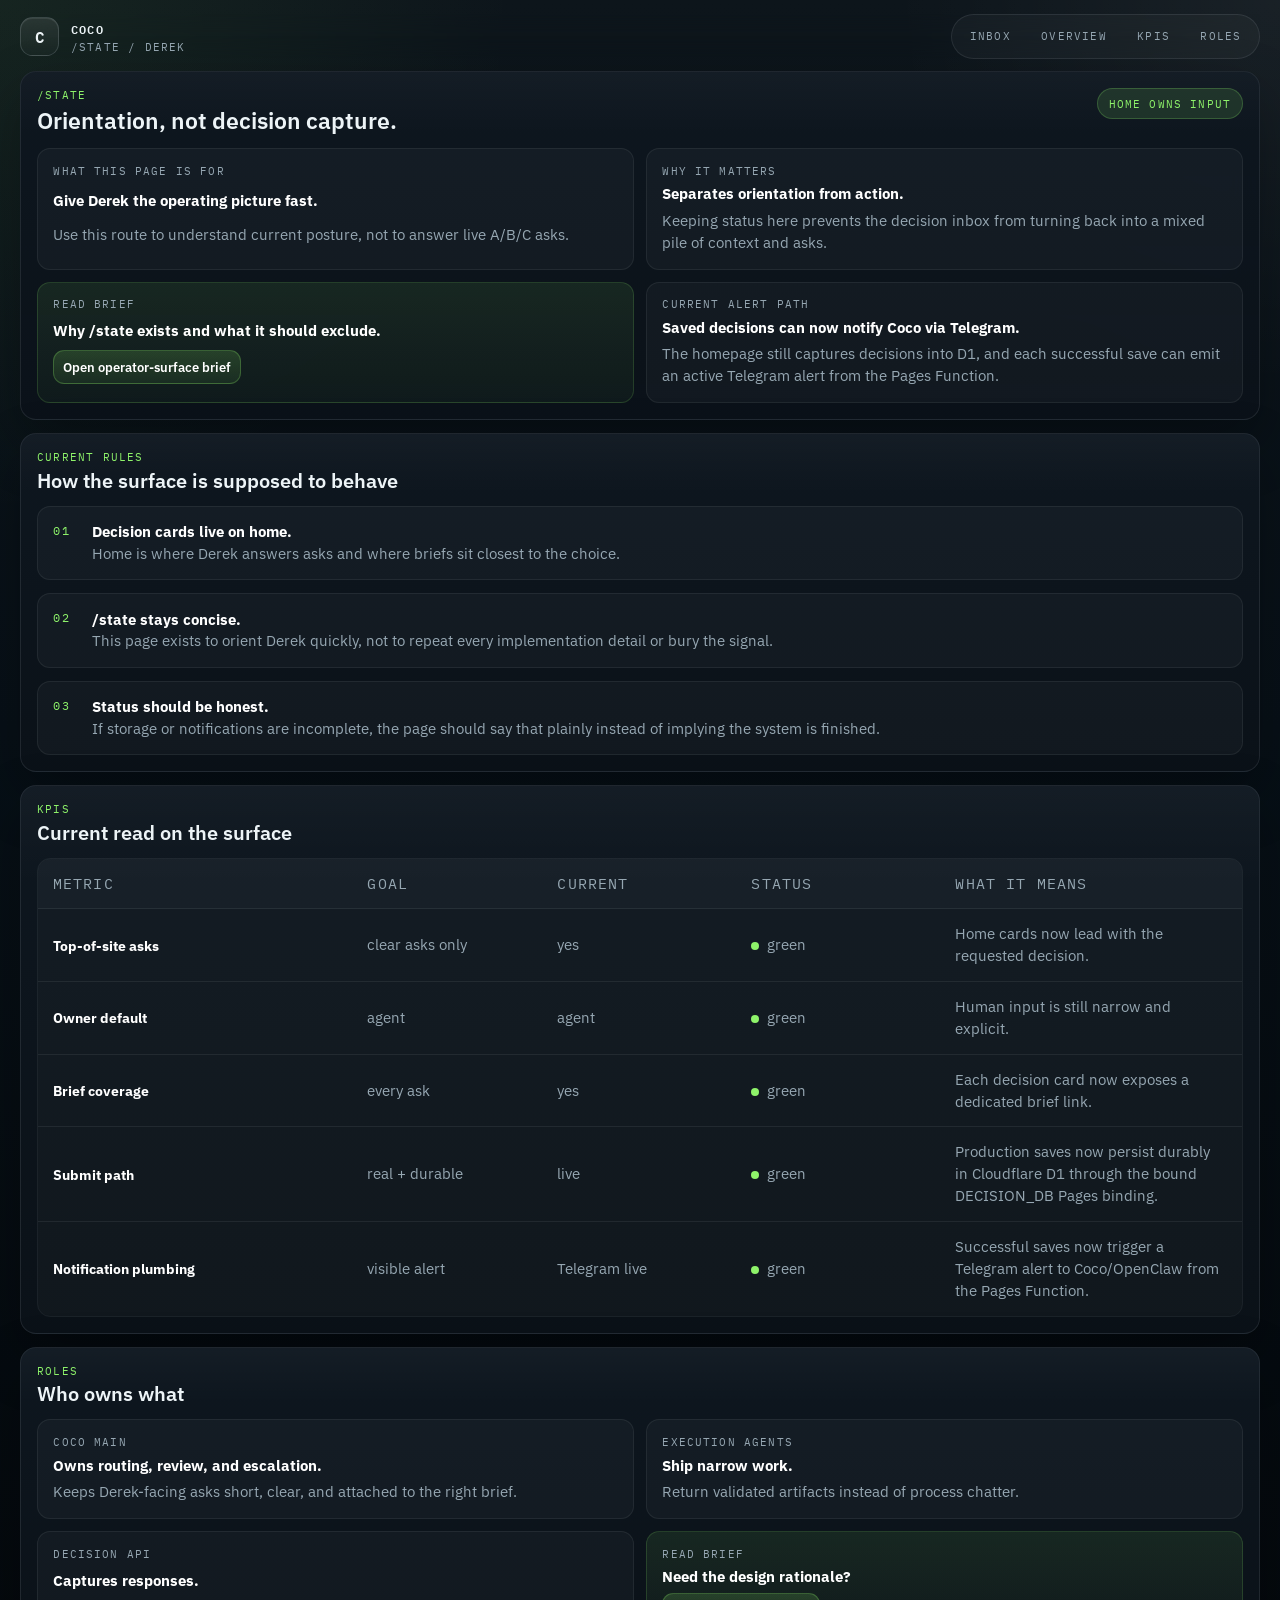
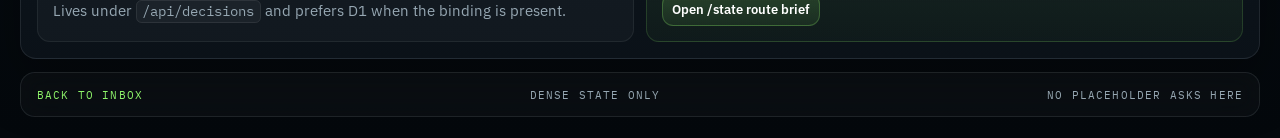
<file: state/index.html>
<!doctype html>
<html lang="en">
  <head>
    <meta charset="UTF-8" />
    <meta name="viewport" content="width=device-width, initial-scale=1.0" />
    <title>Coco /state — operator snapshot</title>
    <meta
      name="description"
      content="Dense /state view for Derek: current operating rules, storage path status, and the compact agent snapshot."
    />
    <meta property="og:title" content="Coco /state — operator snapshot" />
    <meta
      property="og:description"
      content="Compact /state route paired with the real decision inbox on home."
    />
    <meta property="og:type" content="website" />
    <meta name="theme-color" content="#091016" />
    <link rel="preconnect" href="https://fonts.googleapis.com" />
    <link rel="preconnect" href="https://fonts.gstatic.com" crossorigin />
    <link
      href="https://fonts.googleapis.com/css2?family=IBM+Plex+Mono:wght@400;500;600&family=IBM+Plex+Sans:wght@400;500;600;700&display=swap"
      rel="stylesheet"
    />
    <link rel="stylesheet" href="/styles.css" />
  </head>
  <body>
    <div class="site-frame">
      <header class="topbar">
        <a class="brand" href="/" aria-label="Coco home">
          <span class="brand-mark">C</span>
          <span class="brand-copy">
            <span class="brand-name">COCO</span>
            <span class="brand-subtitle">/state / derek</span>
          </span>
        </a>

        <nav class="topnav" aria-label="Primary">
          <a href="/">Inbox</a>
          <a href="#overview">Overview</a>
          <a href="#kpis">KPIs</a>
          <a href="#roles">Roles</a>
        </nav>
      </header>

      <main class="console-shell">
        <section class="panel stack-section state-panel" id="overview">
          <div class="section-head">
            <div>
              <p class="eyebrow">/state</p>
              <h1>Orientation, not decision capture.</h1>
            </div>
            <span class="status-tag status-good">home owns input</span>
          </div>

          <div class="state-grid state-grid-balanced">
            <article class="state-card">
              <span class="state-label">what this page is for</span>
              <strong>Give Derek the operating picture fast.</strong>
              <p>Use this route to understand current posture, not to answer live A/B/C asks.</p>
            </article>
            <article class="state-card">
              <span class="state-label">why it matters</span>
              <strong>Separates orientation from action.</strong>
              <p>Keeping status here prevents the decision inbox from turning back into a mixed pile of context and asks.</p>
            </article>
            <article class="state-card state-card-accent">
              <span class="state-label">read brief</span>
              <strong>Why /state exists and what it should exclude.</strong>
              <p><a class="brief-link brief-link-inline" href="/briefs/operator-surface.html">Open operator-surface brief</a></p>
            </article>
            <article class="state-card">
              <span class="state-label">current alert path</span>
              <strong>Saved decisions can now notify Coco via Telegram.</strong>
              <p>The homepage still captures decisions into D1, and each successful save can emit an active Telegram alert from the Pages Function.</p>
            </article>
          </div>
        </section>

        <section class="panel stack-section" id="focus">
          <div class="section-head">
            <div>
              <p class="eyebrow">Current rules</p>
              <h2>How the surface is supposed to behave</h2>
            </div>
          </div>

          <div class="ops-grid">
            <article class="ops-card">
              <span class="ops-index">01</span>
              <div>
                <strong>Decision cards live on home.</strong>
                <p>Home is where Derek answers asks and where briefs sit closest to the choice.</p>
              </div>
            </article>
            <article class="ops-card">
              <span class="ops-index">02</span>
              <div>
                <strong>/state stays concise.</strong>
                <p>This page exists to orient Derek quickly, not to repeat every implementation detail or bury the signal.</p>
              </div>
            </article>
            <article class="ops-card">
              <span class="ops-index">03</span>
              <div>
                <strong>Status should be honest.</strong>
                <p>If storage or notifications are incomplete, the page should say that plainly instead of implying the system is finished.</p>
              </div>
            </article>
          </div>
        </section>

        <section class="panel stack-section" id="kpis">
          <div class="section-head">
            <div>
              <p class="eyebrow">KPIs</p>
              <h2>Current read on the surface</h2>
            </div>
          </div>

          <div class="kpi-table" role="table" aria-label="State KPI table">
            <div class="kpi-row kpi-head" role="row">
              <span role="columnheader">Metric</span>
              <span role="columnheader">Goal</span>
              <span role="columnheader">Current</span>
              <span role="columnheader">Status</span>
              <span role="columnheader">What it means</span>
            </div>
            <div class="kpi-row" role="row">
              <strong role="cell">Top-of-site asks</strong>
              <span role="cell">clear asks only</span>
              <span role="cell">yes</span>
              <span role="cell"><span class="dot good"></span>green</span>
              <span role="cell">Home cards now lead with the requested decision.</span>
            </div>
            <div class="kpi-row" role="row">
              <strong role="cell">Owner default</strong>
              <span role="cell">agent</span>
              <span role="cell">agent</span>
              <span role="cell"><span class="dot good"></span>green</span>
              <span role="cell">Human input is still narrow and explicit.</span>
            </div>
            <div class="kpi-row" role="row">
              <strong role="cell">Brief coverage</strong>
              <span role="cell">every ask</span>
              <span role="cell">yes</span>
              <span role="cell"><span class="dot good"></span>green</span>
              <span role="cell">Each decision card now exposes a dedicated brief link.</span>
            </div>
            <div class="kpi-row" role="row">
              <strong role="cell">Submit path</strong>
              <span role="cell">real + durable</span>
              <span role="cell">live</span>
              <span role="cell"><span class="dot good"></span>green</span>
              <span role="cell">Production saves now persist durably in Cloudflare D1 through the bound DECISION_DB Pages binding.</span>
            </div>
            <div class="kpi-row" role="row">
              <strong role="cell">Notification plumbing</strong>
              <span role="cell">visible alert</span>
              <span role="cell">Telegram live</span>
              <span role="cell"><span class="dot good"></span>green</span>
              <span role="cell">Successful saves now trigger a Telegram alert to Coco/OpenClaw from the Pages Function.</span>
            </div>
          </div>
        </section>

        <section class="panel stack-section" id="roles">
          <div class="section-head">
            <div>
              <p class="eyebrow">Roles</p>
              <h2>Who owns what</h2>
            </div>
          </div>

          <div class="state-grid state-grid-balanced">
            <article class="state-card">
              <span class="state-label">coco main</span>
              <strong>Owns routing, review, and escalation.</strong>
              <p>Keeps Derek-facing asks short, clear, and attached to the right brief.</p>
            </article>
            <article class="state-card">
              <span class="state-label">execution agents</span>
              <strong>Ship narrow work.</strong>
              <p>Return validated artifacts instead of process chatter.</p>
            </article>
            <article class="state-card">
              <span class="state-label">decision api</span>
              <strong>Captures responses.</strong>
              <p>Lives under <code>/api/decisions</code> and prefers D1 when the binding is present.</p>
            </article>
            <article class="state-card state-card-accent">
              <span class="state-label">read brief</span>
              <strong>Need the design rationale?</strong>
              <p><a class="brief-link brief-link-inline" href="/briefs/state-route.html">Open /state route brief</a></p>
            </article>
          </div>
        </section>
      </main>

      <footer class="footer-bar">
        <span><a href="/">back to inbox</a></span>
        <span>dense state only</span>
        <span>no placeholder asks here</span>
      </footer>
    </div>
  </body>
</html>
</file>
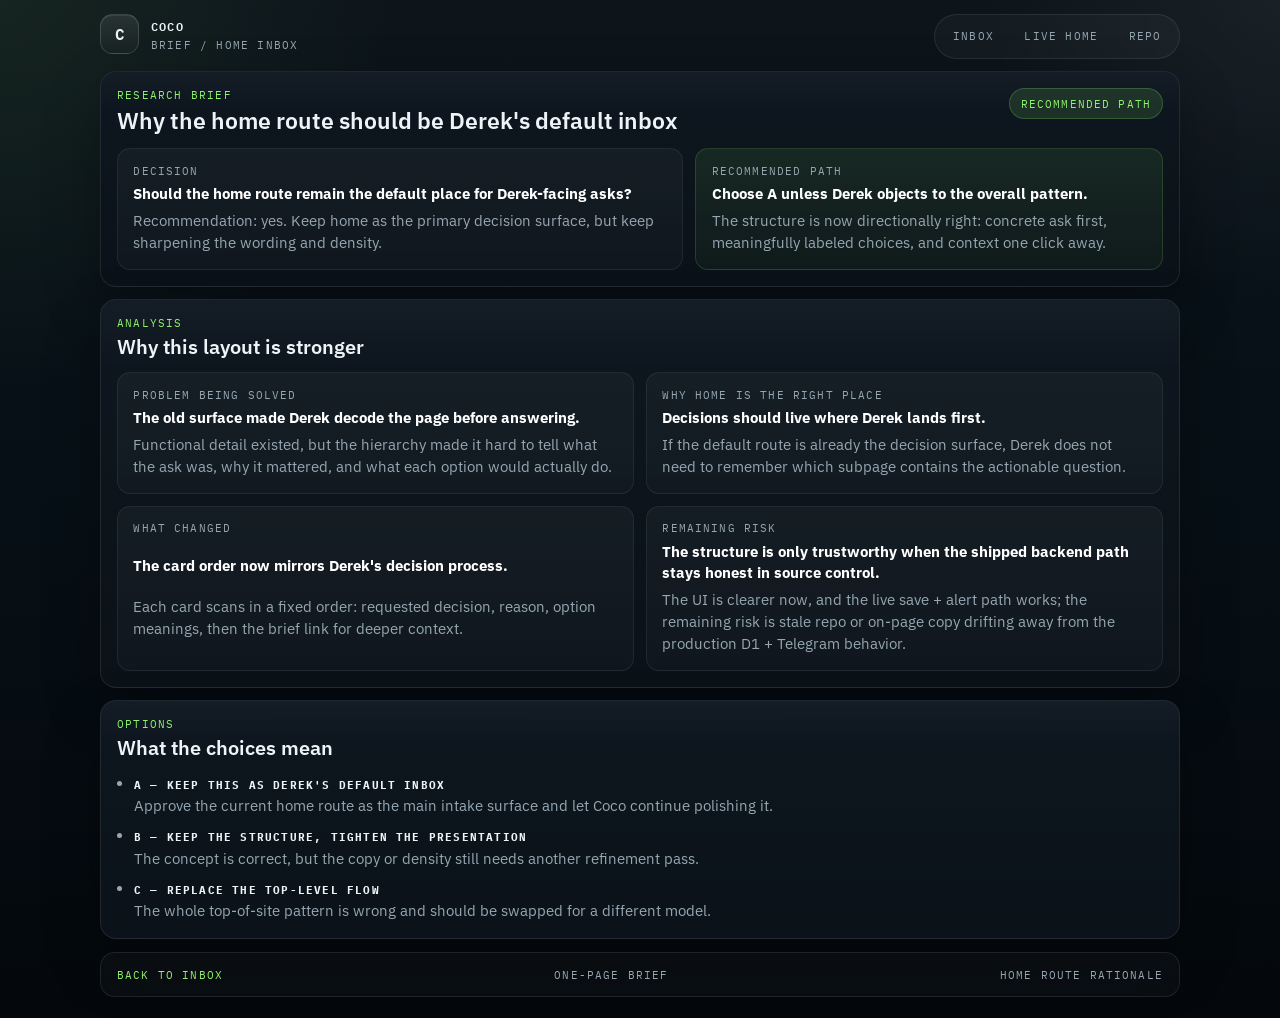
<file: briefs/decision-inbox-home.html>
<!doctype html>
<html lang="en">
  <head>
    <meta charset="UTF-8" />
    <meta name="viewport" content="width=device-width, initial-scale=1.0" />
    <title>Brief — decision inbox home route</title>
    <meta name="theme-color" content="#091016" />
    <link rel="preconnect" href="https://fonts.googleapis.com" />
    <link rel="preconnect" href="https://fonts.gstatic.com" crossorigin />
    <link
      href="https://fonts.googleapis.com/css2?family=IBM+Plex+Mono:wght@400;500;600&family=IBM+Plex+Sans:wght@400;500;600;700&display=swap"
      rel="stylesheet"
    />
    <link rel="stylesheet" href="/styles.css" />
  </head>
  <body class="brief-page">
    <div class="site-frame">
      <header class="brief-header">
        <a class="brand" href="/" aria-label="Back to inbox">
          <span class="brand-mark">C</span>
          <span class="brand-copy">
            <span class="brand-name">COCO</span>
            <span class="brand-subtitle">brief / home inbox</span>
          </span>
        </a>

        <nav class="brief-topnav" aria-label="Brief links">
          <a href="/">Inbox</a>
          <a href="https://coco-web-4cg.pages.dev/">Live home</a>
          <a href="https://github.com/i-am-coco/coco-web">Repo</a>
        </nav>
      </header>

      <main class="console-shell">
        <section class="panel stack-section">
          <div class="section-head">
            <div>
              <p class="eyebrow">Research brief</p>
              <h1>Why the home route should be Derek's default inbox</h1>
            </div>
            <span class="status-tag status-good">recommended path</span>
          </div>

          <div class="brief-grid">
            <article class="brief-card">
              <span class="brief-label">decision</span>
              <strong>Should the home route remain the default place for Derek-facing asks?</strong>
              <p class="brief-lead">Recommendation: yes. Keep home as the primary decision surface, but keep sharpening the wording and density.</p>
            </article>
            <article class="brief-card brief-card-accent">
              <span class="brief-label">recommended path</span>
              <strong>Choose A unless Derek objects to the overall pattern.</strong>
              <p>The structure is now directionally right: concrete ask first, meaningfully labeled choices, and context one click away.</p>
            </article>
          </div>
        </section>

        <section class="panel stack-section">
          <div class="section-head">
            <div>
              <p class="eyebrow">Analysis</p>
              <h2>Why this layout is stronger</h2>
            </div>
          </div>

          <div class="brief-columns">
            <article class="brief-block">
              <span class="brief-label">problem being solved</span>
              <strong>The old surface made Derek decode the page before answering.</strong>
              <p>Functional detail existed, but the hierarchy made it hard to tell what the ask was, why it mattered, and what each option would actually do.</p>
            </article>
            <article class="brief-block">
              <span class="brief-label">why home is the right place</span>
              <strong>Decisions should live where Derek lands first.</strong>
              <p>If the default route is already the decision surface, Derek does not need to remember which subpage contains the actionable question.</p>
            </article>
            <article class="brief-block">
              <span class="brief-label">what changed</span>
              <strong>The card order now mirrors Derek's decision process.</strong>
              <p>Each card scans in a fixed order: requested decision, reason, option meanings, then the brief link for deeper context.</p>
            </article>
            <article class="brief-block">
              <span class="brief-label">remaining risk</span>
              <strong>The structure is only trustworthy when the shipped backend path stays honest in source control.</strong>
              <p>The UI is clearer now, and the live save + alert path works; the remaining risk is stale repo or on-page copy drifting away from the production D1 + Telegram behavior.</p>
            </article>
          </div>
        </section>

        <section class="panel stack-section">
          <div class="section-head">
            <div>
              <p class="eyebrow">Options</p>
              <h2>What the choices mean</h2>
            </div>
          </div>

          <ul class="brief-list">
            <li>
              <strong>A — Keep this as Derek's default inbox</strong>
              Approve the current home route as the main intake surface and let Coco continue polishing it.
            </li>
            <li>
              <strong>B — Keep the structure, tighten the presentation</strong>
              The concept is correct, but the copy or density still needs another refinement pass.
            </li>
            <li>
              <strong>C — Replace the top-level flow</strong>
              The whole top-of-site pattern is wrong and should be swapped for a different model.
            </li>
          </ul>
        </section>
      </main>

      <footer class="footer-bar">
        <span><a href="/">back to inbox</a></span>
        <span>one-page brief</span>
        <span>home route rationale</span>
      </footer>
    </div>
  </body>
</html>
</file>
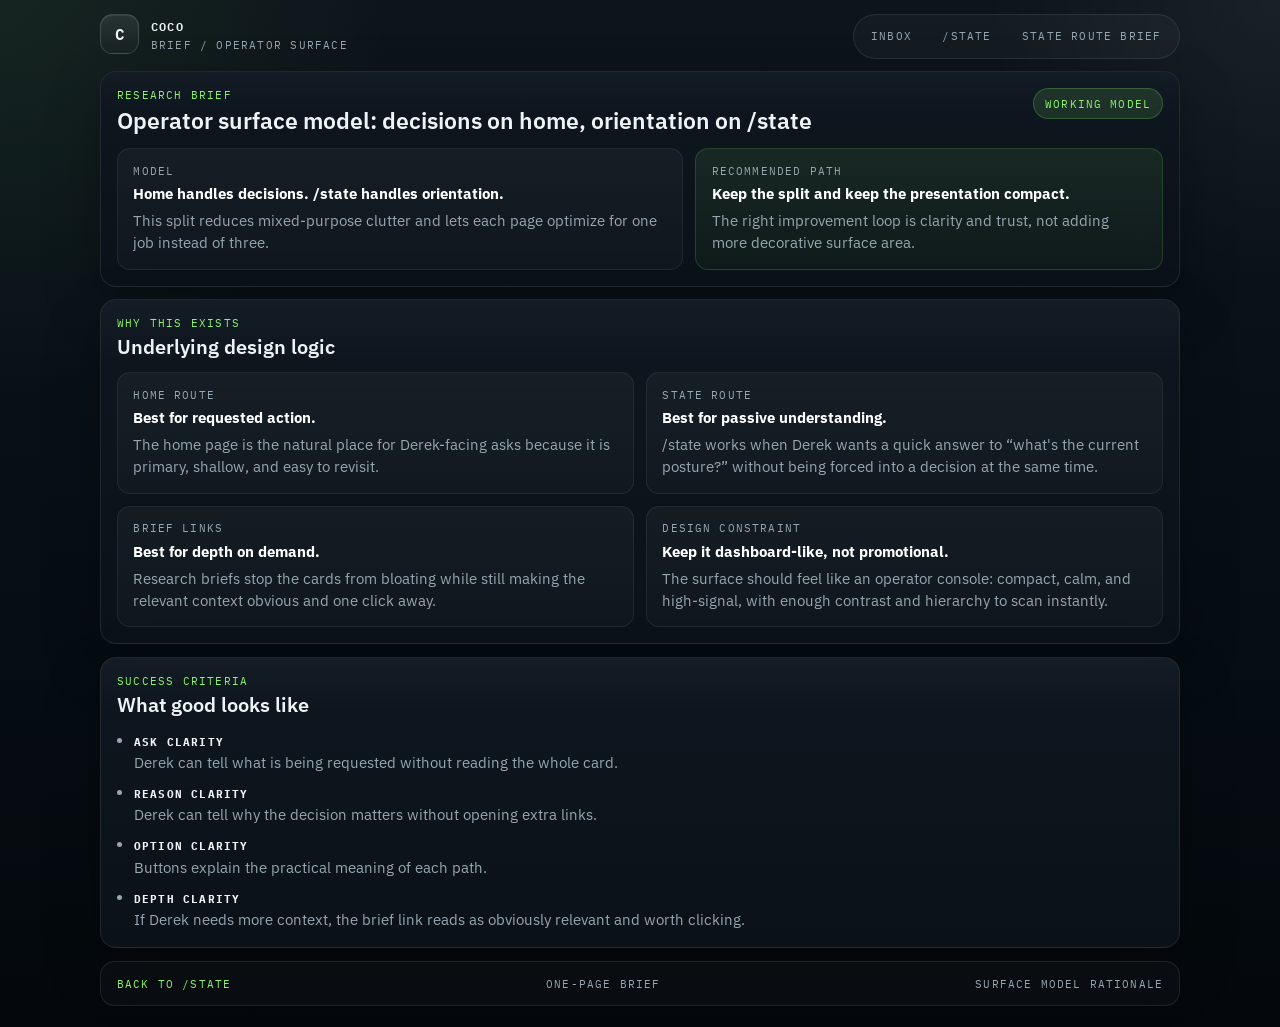
<file: briefs/operator-surface.html>
<!doctype html>
<html lang="en">
  <head>
    <meta charset="UTF-8" />
    <meta name="viewport" content="width=device-width, initial-scale=1.0" />
    <title>Brief — operator surface model</title>
    <meta name="theme-color" content="#091016" />
    <link rel="preconnect" href="https://fonts.googleapis.com" />
    <link rel="preconnect" href="https://fonts.gstatic.com" crossorigin />
    <link
      href="https://fonts.googleapis.com/css2?family=IBM+Plex+Mono:wght@400;500;600&family=IBM+Plex+Sans:wght@400;500;600;700&display=swap"
      rel="stylesheet"
    />
    <link rel="stylesheet" href="/styles.css" />
  </head>
  <body class="brief-page">
    <div class="site-frame">
      <header class="brief-header">
        <a class="brand" href="/state/" aria-label="Back to state">
          <span class="brand-mark">C</span>
          <span class="brand-copy">
            <span class="brand-name">COCO</span>
            <span class="brand-subtitle">brief / operator surface</span>
          </span>
        </a>

        <nav class="brief-topnav" aria-label="Brief links">
          <a href="/">Inbox</a>
          <a href="/state/">/state</a>
          <a href="/briefs/state-route.html">State route brief</a>
        </nav>
      </header>

      <main class="console-shell">
        <section class="panel stack-section">
          <div class="section-head">
            <div>
              <p class="eyebrow">Research brief</p>
              <h1>Operator surface model: decisions on home, orientation on /state</h1>
            </div>
            <span class="status-tag status-good">working model</span>
          </div>

          <div class="brief-grid">
            <article class="brief-card">
              <span class="brief-label">model</span>
              <strong>Home handles decisions. /state handles orientation.</strong>
              <p class="brief-lead">This split reduces mixed-purpose clutter and lets each page optimize for one job instead of three.</p>
            </article>
            <article class="brief-card brief-card-accent">
              <span class="brief-label">recommended path</span>
              <strong>Keep the split and keep the presentation compact.</strong>
              <p>The right improvement loop is clarity and trust, not adding more decorative surface area.</p>
            </article>
          </div>
        </section>

        <section class="panel stack-section">
          <div class="section-head">
            <div>
              <p class="eyebrow">Why this exists</p>
              <h2>Underlying design logic</h2>
            </div>
          </div>

          <div class="brief-columns">
            <article class="brief-block">
              <span class="brief-label">home route</span>
              <strong>Best for requested action.</strong>
              <p>The home page is the natural place for Derek-facing asks because it is primary, shallow, and easy to revisit.</p>
            </article>
            <article class="brief-block">
              <span class="brief-label">state route</span>
              <strong>Best for passive understanding.</strong>
              <p>/state works when Derek wants a quick answer to “what's the current posture?” without being forced into a decision at the same time.</p>
            </article>
            <article class="brief-block">
              <span class="brief-label">brief links</span>
              <strong>Best for depth on demand.</strong>
              <p>Research briefs stop the cards from bloating while still making the relevant context obvious and one click away.</p>
            </article>
            <article class="brief-block">
              <span class="brief-label">design constraint</span>
              <strong>Keep it dashboard-like, not promotional.</strong>
              <p>The surface should feel like an operator console: compact, calm, and high-signal, with enough contrast and hierarchy to scan instantly.</p>
            </article>
          </div>
        </section>

        <section class="panel stack-section">
          <div class="section-head">
            <div>
              <p class="eyebrow">Success criteria</p>
              <h2>What good looks like</h2>
            </div>
          </div>

          <ul class="brief-list">
            <li>
              <strong>Ask clarity</strong>
              Derek can tell what is being requested without reading the whole card.
            </li>
            <li>
              <strong>Reason clarity</strong>
              Derek can tell why the decision matters without opening extra links.
            </li>
            <li>
              <strong>Option clarity</strong>
              Buttons explain the practical meaning of each path.
            </li>
            <li>
              <strong>Depth clarity</strong>
              If Derek needs more context, the brief link reads as obviously relevant and worth clicking.
            </li>
          </ul>
        </section>
      </main>

      <footer class="footer-bar">
        <span><a href="/state/">back to /state</a></span>
        <span>one-page brief</span>
        <span>surface model rationale</span>
      </footer>
    </div>
  </body>
</html>
</file>
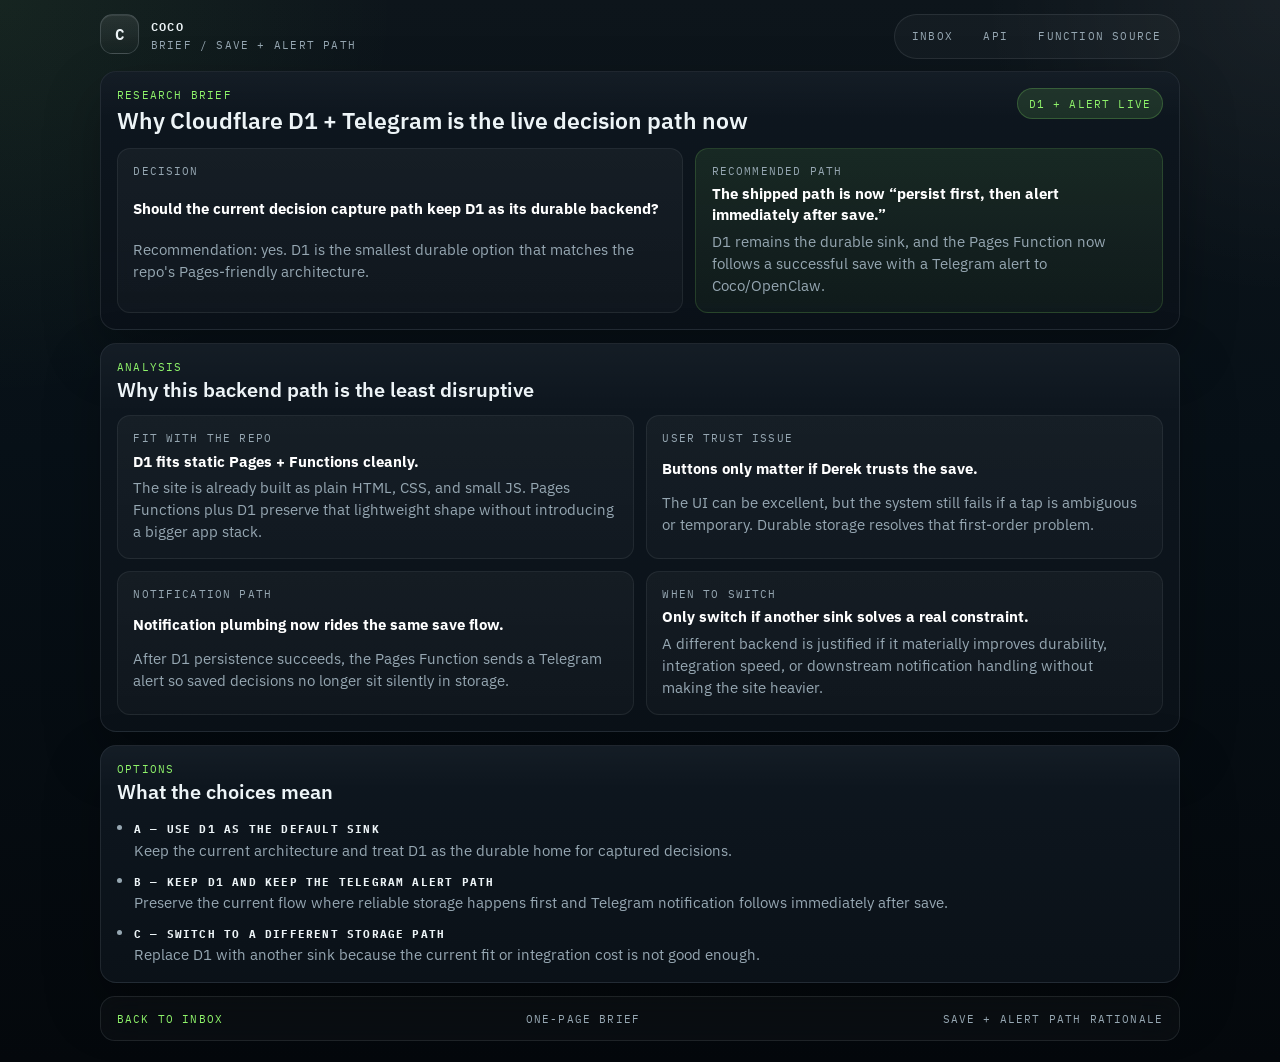
<file: briefs/response-capture-path.html>
<!doctype html>
<html lang="en">
  <head>
    <meta charset="UTF-8" />
    <meta name="viewport" content="width=device-width, initial-scale=1.0" />
    <title>Brief — response capture path</title>
    <meta name="theme-color" content="#091016" />
    <link rel="preconnect" href="https://fonts.googleapis.com" />
    <link rel="preconnect" href="https://fonts.gstatic.com" crossorigin />
    <link
      href="https://fonts.googleapis.com/css2?family=IBM+Plex+Mono:wght@400;500;600&family=IBM+Plex+Sans:wght@400;500;600;700&display=swap"
      rel="stylesheet"
    />
    <link rel="stylesheet" href="/styles.css" />
  </head>
  <body class="brief-page">
    <div class="site-frame">
      <header class="brief-header">
        <a class="brand" href="/" aria-label="Back to inbox">
          <span class="brand-mark">C</span>
          <span class="brand-copy">
            <span class="brand-name">COCO</span>
            <span class="brand-subtitle">brief / save + alert path</span>
          </span>
        </a>

        <nav class="brief-topnav" aria-label="Brief links">
          <a href="/">Inbox</a>
          <a href="/api/decisions">API</a>
          <a href="https://github.com/i-am-coco/coco-web/blob/main/functions/api/decisions.js">Function source</a>
        </nav>
      </header>

      <main class="console-shell">
        <section class="panel stack-section">
          <div class="section-head">
            <div>
              <p class="eyebrow">Research brief</p>
              <h1>Why Cloudflare D1 + Telegram is the live decision path now</h1>
            </div>
            <span class="status-tag status-good">D1 + alert live</span>
          </div>

          <div class="brief-grid">
            <article class="brief-card">
              <span class="brief-label">decision</span>
              <strong>Should the current decision capture path keep D1 as its durable backend?</strong>
              <p class="brief-lead">Recommendation: yes. D1 is the smallest durable option that matches the repo's Pages-friendly architecture.</p>
            </article>
            <article class="brief-card brief-card-accent">
              <span class="brief-label">recommended path</span>
              <strong>The shipped path is now “persist first, then alert immediately after save.”</strong>
              <p>D1 remains the durable sink, and the Pages Function now follows a successful save with a Telegram alert to Coco/OpenClaw.</p>
            </article>
          </div>
        </section>

        <section class="panel stack-section">
          <div class="section-head">
            <div>
              <p class="eyebrow">Analysis</p>
              <h2>Why this backend path is the least disruptive</h2>
            </div>
          </div>

          <div class="brief-columns">
            <article class="brief-block">
              <span class="brief-label">fit with the repo</span>
              <strong>D1 fits static Pages + Functions cleanly.</strong>
              <p>The site is already built as plain HTML, CSS, and small JS. Pages Functions plus D1 preserve that lightweight shape without introducing a bigger app stack.</p>
            </article>
            <article class="brief-block">
              <span class="brief-label">user trust issue</span>
              <strong>Buttons only matter if Derek trusts the save.</strong>
              <p>The UI can be excellent, but the system still fails if a tap is ambiguous or temporary. Durable storage resolves that first-order problem.</p>
            </article>
            <article class="brief-block">
              <span class="brief-label">notification path</span>
              <strong>Notification plumbing now rides the same save flow.</strong>
              <p>After D1 persistence succeeds, the Pages Function sends a Telegram alert so saved decisions no longer sit silently in storage.</p>
            </article>
            <article class="brief-block">
              <span class="brief-label">when to switch</span>
              <strong>Only switch if another sink solves a real constraint.</strong>
              <p>A different backend is justified if it materially improves durability, integration speed, or downstream notification handling without making the site heavier.</p>
            </article>
          </div>
        </section>

        <section class="panel stack-section">
          <div class="section-head">
            <div>
              <p class="eyebrow">Options</p>
              <h2>What the choices mean</h2>
            </div>
          </div>

          <ul class="brief-list">
            <li>
              <strong>A — Use D1 as the default sink</strong>
              Keep the current architecture and treat D1 as the durable home for captured decisions.
            </li>
            <li>
              <strong>B — Keep D1 and keep the Telegram alert path</strong>
              Preserve the current flow where reliable storage happens first and Telegram notification follows immediately after save.
            </li>
            <li>
              <strong>C — Switch to a different storage path</strong>
              Replace D1 with another sink because the current fit or integration cost is not good enough.
            </li>
          </ul>
        </section>
      </main>

      <footer class="footer-bar">
        <span><a href="/">back to inbox</a></span>
        <span>one-page brief</span>
        <span>save + alert path rationale</span>
      </footer>
    </div>
  </body>
</html>
</file>
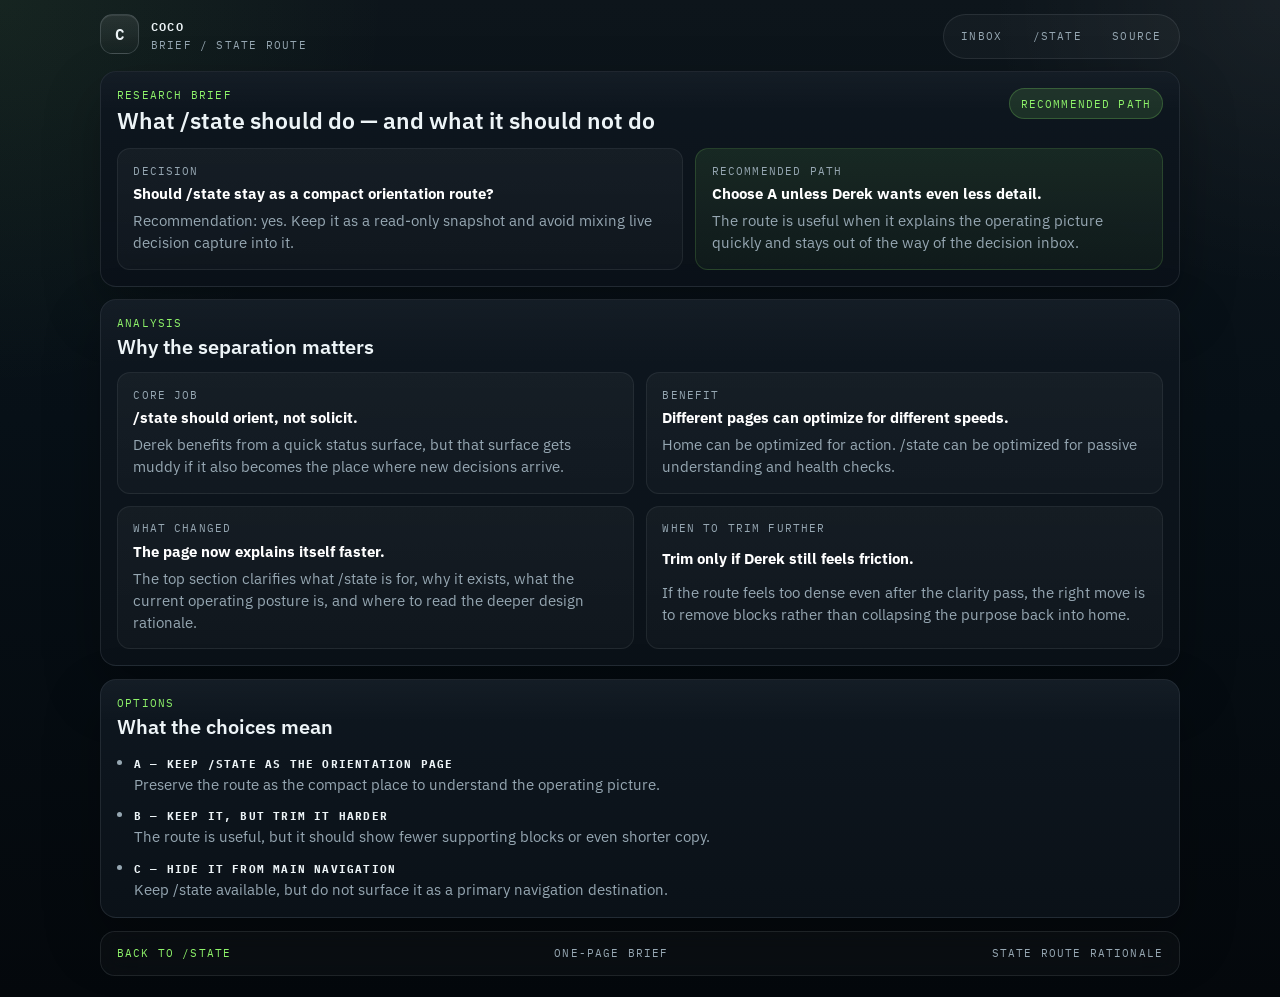
<file: briefs/state-route.html>
<!doctype html>
<html lang="en">
  <head>
    <meta charset="UTF-8" />
    <meta name="viewport" content="width=device-width, initial-scale=1.0" />
    <title>Brief — /state route</title>
    <meta name="theme-color" content="#091016" />
    <link rel="preconnect" href="https://fonts.googleapis.com" />
    <link rel="preconnect" href="https://fonts.gstatic.com" crossorigin />
    <link
      href="https://fonts.googleapis.com/css2?family=IBM+Plex+Mono:wght@400;500;600&family=IBM+Plex+Sans:wght@400;500;600;700&display=swap"
      rel="stylesheet"
    />
    <link rel="stylesheet" href="/styles.css" />
  </head>
  <body class="brief-page">
    <div class="site-frame">
      <header class="brief-header">
        <a class="brand" href="/state/" aria-label="Back to state">
          <span class="brand-mark">C</span>
          <span class="brand-copy">
            <span class="brand-name">COCO</span>
            <span class="brand-subtitle">brief / state route</span>
          </span>
        </a>

        <nav class="brief-topnav" aria-label="Brief links">
          <a href="/">Inbox</a>
          <a href="/state/">/state</a>
          <a href="https://github.com/i-am-coco/coco-web/blob/main/state/index.html">Source</a>
        </nav>
      </header>

      <main class="console-shell">
        <section class="panel stack-section">
          <div class="section-head">
            <div>
              <p class="eyebrow">Research brief</p>
              <h1>What /state should do — and what it should not do</h1>
            </div>
            <span class="status-tag status-good">recommended path</span>
          </div>

          <div class="brief-grid">
            <article class="brief-card">
              <span class="brief-label">decision</span>
              <strong>Should /state stay as a compact orientation route?</strong>
              <p class="brief-lead">Recommendation: yes. Keep it as a read-only snapshot and avoid mixing live decision capture into it.</p>
            </article>
            <article class="brief-card brief-card-accent">
              <span class="brief-label">recommended path</span>
              <strong>Choose A unless Derek wants even less detail.</strong>
              <p>The route is useful when it explains the operating picture quickly and stays out of the way of the decision inbox.</p>
            </article>
          </div>
        </section>

        <section class="panel stack-section">
          <div class="section-head">
            <div>
              <p class="eyebrow">Analysis</p>
              <h2>Why the separation matters</h2>
            </div>
          </div>

          <div class="brief-columns">
            <article class="brief-block">
              <span class="brief-label">core job</span>
              <strong>/state should orient, not solicit.</strong>
              <p>Derek benefits from a quick status surface, but that surface gets muddy if it also becomes the place where new decisions arrive.</p>
            </article>
            <article class="brief-block">
              <span class="brief-label">benefit</span>
              <strong>Different pages can optimize for different speeds.</strong>
              <p>Home can be optimized for action. /state can be optimized for passive understanding and health checks.</p>
            </article>
            <article class="brief-block">
              <span class="brief-label">what changed</span>
              <strong>The page now explains itself faster.</strong>
              <p>The top section clarifies what /state is for, why it exists, what the current operating posture is, and where to read the deeper design rationale.</p>
            </article>
            <article class="brief-block">
              <span class="brief-label">when to trim further</span>
              <strong>Trim only if Derek still feels friction.</strong>
              <p>If the route feels too dense even after the clarity pass, the right move is to remove blocks rather than collapsing the purpose back into home.</p>
            </article>
          </div>
        </section>

        <section class="panel stack-section">
          <div class="section-head">
            <div>
              <p class="eyebrow">Options</p>
              <h2>What the choices mean</h2>
            </div>
          </div>

          <ul class="brief-list">
            <li>
              <strong>A — Keep /state as the orientation page</strong>
              Preserve the route as the compact place to understand the operating picture.
            </li>
            <li>
              <strong>B — Keep it, but trim it harder</strong>
              The route is useful, but it should show fewer supporting blocks or even shorter copy.
            </li>
            <li>
              <strong>C — Hide it from main navigation</strong>
              Keep /state available, but do not surface it as a primary navigation destination.
            </li>
          </ul>
        </section>
      </main>

      <footer class="footer-bar">
        <span><a href="/state/">back to /state</a></span>
        <span>one-page brief</span>
        <span>state route rationale</span>
      </footer>
    </div>
  </body>
</html>
</file>
<file: styles.css>
:root {
  --bg: #071017;
  --bg-alt: #0b151d;
  --panel: rgba(11, 18, 25, 0.96);
  --panel-soft: rgba(14, 23, 32, 0.98);
  --panel-strong: rgba(19, 30, 41, 0.98);
  --surface: rgba(255, 255, 255, 0.03);
  --surface-strong: rgba(255, 255, 255, 0.05);
  --line: rgba(210, 222, 230, 0.1);
  --line-strong: rgba(210, 222, 230, 0.18);
  --text: #edf4f7;
  --text-strong: #ffffff;
  --muted: #96a7b2;
  --accent: #8ef36a;
  --accent-strong: #b7ff8d;
  --accent-soft: rgba(142, 243, 106, 0.12);
  --accent-fill: rgba(142, 243, 106, 0.08);
  --warn: #ffcf73;
  --warn-soft: rgba(255, 207, 115, 0.12);
  --danger: #ff9173;
  --radius: 1rem;
  --radius-sm: 0.82rem;
  --shadow: 0 24px 56px rgba(0, 0, 0, 0.28);
  --max-width: 1240px;
}

* {
  box-sizing: border-box;
}

html {
  scroll-behavior: smooth;
}

body {
  margin: 0;
  min-height: 100vh;
  color: var(--text);
  font-family: "IBM Plex Sans", sans-serif;
  background:
    radial-gradient(circle at top left, rgba(142, 243, 106, 0.07), transparent 24%),
    radial-gradient(circle at top right, rgba(255, 255, 255, 0.05), transparent 18%),
    linear-gradient(180deg, #0d151b 0%, var(--bg) 42%, #04080c 100%);
}

body::before {
  content: "";
  position: fixed;
  inset: 0;
  pointer-events: none;
  background:
    linear-gradient(rgba(255, 255, 255, 0.014) 1px, transparent 1px),
    linear-gradient(90deg, rgba(255, 255, 255, 0.014) 1px, transparent 1px);
  background-size: 32px 32px;
  mask-image: linear-gradient(180deg, black, transparent 92%);
  opacity: 0.22;
}

img {
  display: block;
  max-width: 100%;
}

a {
  color: inherit;
}

code {
  padding: 0.08rem 0.32rem;
  border: 1px solid rgba(255, 255, 255, 0.08);
  border-radius: 0.35rem;
  background: rgba(255, 255, 255, 0.04);
  font-family: "IBM Plex Mono", monospace;
  font-size: 0.92em;
}

strong {
  color: var(--text-strong);
}

.sr-only {
  position: absolute;
  width: 1px;
  height: 1px;
  padding: 0;
  margin: -1px;
  overflow: hidden;
  clip: rect(0, 0, 0, 0);
  white-space: nowrap;
  border: 0;
}

.site-frame {
  width: min(var(--max-width), calc(100% - 1.3rem));
  margin: 0 auto;
  padding: 0.9rem 0 1.3rem;
}

.topbar,
.panel,
.footer-bar {
  backdrop-filter: blur(14px);
}

.topbar {
  display: flex;
  align-items: center;
  justify-content: space-between;
  gap: 0.9rem;
  margin-bottom: 0.8rem;
}

.brand {
  display: inline-flex;
  align-items: center;
  gap: 0.72rem;
  text-decoration: none;
}

.brand-mark {
  display: grid;
  place-items: center;
  width: 2.45rem;
  height: 2.45rem;
  border: 1px solid var(--line-strong);
  border-radius: 0.78rem;
  background: linear-gradient(180deg, rgba(255, 255, 255, 0.09), rgba(255, 255, 255, 0.02));
  box-shadow: inset 0 1px 0 rgba(255, 255, 255, 0.08);
  font-family: "IBM Plex Mono", monospace;
  font-size: 1rem;
  font-weight: 600;
}

.brand-copy {
  display: grid;
  gap: 0.08rem;
}

.brand-name,
.brand-subtitle,
.eyebrow,
.topnav a,
.status-tag,
.footer-bar,
.note-label,
.artifact-kind,
.choice-key,
.ops-index,
.state-label,
.kpi-head,
.log-meta,
.log-empty strong,
.artifact-section-label,
.artifact-section-note,
.brief-label,
.brief-topnav a,
.brief-list strong,
.list-label {
  font-family: "IBM Plex Mono", monospace;
  text-transform: uppercase;
  letter-spacing: 0.11em;
}

.brand-name {
  font-size: 0.76rem;
  font-weight: 600;
}

.brand-subtitle {
  color: var(--muted);
  font-size: 0.69rem;
}

.topnav,
.brief-topnav {
  display: flex;
  align-items: center;
  gap: 0.3rem;
  padding: 0.3rem;
  border: 1px solid var(--line);
  border-radius: 999px;
  background: rgba(255, 255, 255, 0.03);
}

.topnav a,
.brief-topnav a {
  padding: 0.58rem 0.8rem;
  border-radius: 999px;
  color: var(--muted);
  font-size: 0.68rem;
  text-decoration: none;
  transition: background-color 140ms ease, color 140ms ease;
}

.topnav a:hover,
.topnav a:focus-visible,
.brief-topnav a:hover,
.brief-topnav a:focus-visible,
.footer-bar a:hover,
.footer-bar a:focus-visible,
.artifact-links a:hover,
.artifact-links a:focus-visible,
.brief-link:hover,
.brief-link:focus-visible,
.link-list a:hover,
.link-list a:focus-visible,
.history-spotlight-link:hover,
.history-spotlight-link:focus-visible {
  color: var(--text-strong);
}

.topnav a:hover,
.topnav a:focus-visible,
.brief-topnav a:hover,
.brief-topnav a:focus-visible,
.history-spotlight-link:hover,
.history-spotlight-link:focus-visible {
  background: rgba(255, 255, 255, 0.08);
}

.console-shell {
  display: grid;
  gap: 0.8rem;
}

.panel {
  position: relative;
  overflow: hidden;
  padding: 1rem;
  border: 1px solid var(--line);
  border-radius: var(--radius);
  background: linear-gradient(180deg, var(--panel-soft), var(--panel));
  box-shadow: var(--shadow);
}

.panel::after {
  content: "";
  position: absolute;
  inset: 0;
  pointer-events: none;
  background: linear-gradient(180deg, rgba(255, 255, 255, 0.028), transparent 18%);
}

.panel > * {
  position: relative;
  z-index: 1;
}

.stack-section {
  display: grid;
  gap: 0.9rem;
}

.section-head {
  display: flex;
  align-items: flex-start;
  justify-content: space-between;
  gap: 0.8rem;
}

.eyebrow {
  margin: 0 0 0.34rem;
  color: var(--accent);
  font-size: 0.68rem;
}

h1,
h2,
h3 {
  margin: 0;
  font-weight: 600;
  line-height: 1.12;
}

h1 {
  font-size: 1.44rem;
}

h2 {
  font-size: 1.22rem;
}

h3 {
  font-size: 1.02rem;
}

p,
dl,
dd,
dt,
ul,
li {
  margin: 0;
}

.status-tag {
  display: inline-flex;
  align-items: center;
  gap: 0.35rem;
  min-height: 1.9rem;
  padding: 0 0.68rem;
  border: 1px solid var(--line-strong);
  border-radius: 999px;
  color: var(--muted);
  background: rgba(255, 255, 255, 0.025);
  font-size: 0.66rem;
  white-space: nowrap;
}

.status-good {
  color: var(--accent);
  background: var(--accent-soft);
  border-color: rgba(142, 243, 106, 0.22);
}

.status-warn {
  color: var(--warn);
  background: var(--warn-soft);
  border-color: rgba(255, 207, 115, 0.24);
}

.hero-grid,
.state-grid,
.brief-grid,
.brief-columns {
  display: grid;
  gap: 0.75rem;
}

.hero-grid {
  grid-template-columns: minmax(0, 1.25fr) minmax(18rem, 0.95fr);
}

.hero-grid-tight {
  align-items: stretch;
}

.brief-grid {
  grid-template-columns: minmax(0, 1.15fr) minmax(0, 0.95fr);
}

.state-grid-balanced {
  grid-template-columns: repeat(2, minmax(0, 1fr));
}

.hero-copy,
.note-card,
.state-card,
.ops-card,
.log-row,
.log-empty,
.artifact-card,
.brief-card,
.brief-block,
.list-block {
  padding: 0.92rem 0.96rem;
  border: 1px solid rgba(210, 222, 230, 0.08);
  border-radius: var(--radius-sm);
  background: rgba(255, 255, 255, 0.03);
}

.hero-copy,
.brief-card,
.brief-block {
  background: linear-gradient(180deg, rgba(255, 255, 255, 0.04), rgba(255, 255, 255, 0.025));
}

.hero-copy p,
.note-card strong,
.state-card p,
.ops-card p,
.log-row p,
.submission-status,
.brief-card p,
.brief-block p,
.brief-list li,
.list-block li,
.kpi-row span {
  color: var(--muted);
  font-size: 0.92rem;
  line-height: 1.5;
}

.hero-notes {
  display: grid;
  gap: 0.75rem;
}

.history-spotlight {
  display: grid;
  gap: 0.8rem;
  padding: 0.92rem 0.96rem;
  border: 1px solid rgba(142, 243, 106, 0.16);
  border-radius: var(--radius-sm);
  background: linear-gradient(180deg, rgba(142, 243, 106, 0.08), rgba(255, 255, 255, 0.028));
}

.history-spotlight-copy {
  margin-top: 0.4rem;
  color: var(--muted);
  font-size: 0.92rem;
  line-height: 1.5;
}

.history-spotlight-link {
  display: inline-flex;
  align-items: center;
  justify-content: center;
  min-height: 2.5rem;
  padding: 0 0.85rem;
  border: 1px solid rgba(210, 222, 230, 0.12);
  border-radius: 999px;
  background: rgba(255, 255, 255, 0.03);
  color: var(--text);
  font-size: 0.8rem;
  font-weight: 600;
  text-decoration: none;
}

.history-spotlight-list {
  display: grid;
  grid-template-columns: repeat(3, minmax(0, 1fr));
  gap: 0.72rem;
}

.note-card,
.state-card,
.log-row,
.ops-card,
.brief-card,
.brief-block,
.list-block,
.history-spotlight-card {
  display: grid;
  gap: 0.34rem;
}

.note-card-warn {
  border-color: rgba(255, 207, 115, 0.16);
  background: rgba(255, 207, 115, 0.05);
}

.note-label,
.artifact-kind,
.state-label,
.log-meta,
.kpi-head,
.artifact-section-label,
.artifact-section-note,
.brief-label,
.list-label {
  color: var(--muted);
  font-size: 0.66rem;
}

.artifact-list,
.log-list,
.ops-grid,
.brief-stack,
.list-stack {
  display: grid;
  gap: 0.8rem;
}

.artifact-card {
  display: grid;
  gap: 0.9rem;
  padding: 1rem;
  background: linear-gradient(180deg, rgba(19, 30, 41, 0.72), rgba(10, 18, 26, 0.94));
}

.artifact-top {
  display: flex;
  align-items: flex-start;
  justify-content: space-between;
  gap: 0.8rem;
}

.artifact-heading {
  display: grid;
  gap: 0.16rem;
}

.artifact-badges {
  display: flex;
  flex-wrap: wrap;
  justify-content: flex-end;
  gap: 0.4rem;
}

.artifact-kind {
  color: var(--accent);
}

.artifact-card h2,
.log-row strong,
.ops-card strong,
.state-card strong,
.kpi-row strong,
.brief-card strong,
.brief-block strong,
.list-block strong {
  color: var(--text-strong);
}

.artifact-card h2 {
  font-size: 1.08rem;
  line-height: 1.28;
}

.artifact-flow {
  display: grid;
  gap: 0.68rem;
}

.artifact-section {
  display: grid;
  gap: 0.48rem;
  padding: 0.78rem 0.84rem;
  border: 1px solid rgba(210, 222, 230, 0.08);
  border-radius: 0.8rem;
  background: rgba(255, 255, 255, 0.026);
}

.artifact-section-ask {
  border-color: rgba(142, 243, 106, 0.16);
  background: linear-gradient(180deg, rgba(142, 243, 106, 0.09), rgba(142, 243, 106, 0.035));
}

.artifact-section-brief {
  border-color: rgba(255, 255, 255, 0.12);
  background: linear-gradient(180deg, rgba(255, 255, 255, 0.045), rgba(255, 255, 255, 0.02));
}

.artifact-section-head {
  display: flex;
  align-items: baseline;
  justify-content: space-between;
  gap: 0.75rem;
}

.artifact-section-copy {
  color: var(--muted);
  font-size: 0.94rem;
  line-height: 1.5;
}

.artifact-section-copy-strong {
  color: var(--text);
  font-size: 0.98rem;
  font-weight: 600;
}

.brief-callout {
  display: grid;
  gap: 0.68rem;
}

.brief-link {
  display: inline-flex;
  align-items: center;
  justify-content: center;
  min-height: 2.85rem;
  padding: 0.72rem 0.95rem;
  border: 1px solid rgba(142, 243, 106, 0.25);
  border-radius: 0.88rem;
  background: linear-gradient(180deg, rgba(142, 243, 106, 0.16), rgba(142, 243, 106, 0.08));
  color: var(--text-strong);
  font-size: 0.92rem;
  font-weight: 600;
  line-height: 1.4;
  text-decoration: none;
  transition: transform 120ms ease, border-color 120ms ease, background-color 120ms ease;
}

.brief-link:hover,
.brief-link:focus-visible {
  transform: translateY(-1px);
  border-color: rgba(183, 255, 141, 0.35);
  background: linear-gradient(180deg, rgba(142, 243, 106, 0.22), rgba(142, 243, 106, 0.1));
}

.brief-link-inline {
  display: inline-flex;
  justify-content: flex-start;
  min-height: auto;
  padding: 0.4rem 0.55rem;
  border-radius: 0.7rem;
  font-size: 0.84rem;
}

.artifact-links,
.link-list {
  display: flex;
  flex-wrap: wrap;
  gap: 0.46rem;
}

.artifact-links a,
.link-list a {
  padding: 0.38rem 0.56rem;
  border: 1px solid rgba(210, 222, 230, 0.1);
  border-radius: 999px;
  color: var(--muted);
  background: rgba(255, 255, 255, 0.025);
  font-size: 0.78rem;
  text-decoration: none;
}

.artifact-actions {
  display: grid;
  gap: 0.7rem;
  padding-top: 0.75rem;
  border-top: 1px solid rgba(210, 222, 230, 0.08);
}

.choice-grid {
  display: grid;
  grid-template-columns: repeat(3, minmax(0, 1fr));
  gap: 0.58rem;
}

.choice-button,
.other-submit {
  appearance: none;
  border: 1px solid rgba(210, 222, 230, 0.12);
  border-radius: 0.82rem;
  background: rgba(255, 255, 255, 0.03);
  color: var(--text);
  cursor: pointer;
  transition: transform 120ms ease, border-color 120ms ease, background-color 120ms ease, box-shadow 120ms ease;
}

.choice-button {
  display: grid;
  gap: 0.4rem;
  align-content: start;
  min-height: 7rem;
  padding: 0.82rem;
  text-align: left;
}

.choice-button:hover,
.choice-button:focus-visible,
.other-submit:hover,
.other-submit:focus-visible {
  border-color: rgba(142, 243, 106, 0.28);
  background: rgba(142, 243, 106, 0.08);
  box-shadow: 0 0 0 1px rgba(142, 243, 106, 0.05);
  transform: translateY(-1px);
}

.choice-topline {
  display: grid;
  gap: 0.24rem;
}

.choice-key {
  color: var(--accent);
  font-size: 0.7rem;
}

.choice-title {
  font-size: 0.9rem;
  font-weight: 600;
  line-height: 1.35;
}

.choice-detail {
  color: var(--muted);
  font-size: 0.85rem;
  line-height: 1.45;
}

.other-row {
  display: grid;
  grid-template-columns: minmax(0, 1fr) auto;
  gap: 0.58rem;
}

.other-input {
  width: 100%;
  min-height: 2.9rem;
  padding: 0 0.84rem;
  border: 1px solid rgba(210, 222, 230, 0.12);
  border-radius: 0.82rem;
  background: rgba(255, 255, 255, 0.03);
  color: var(--text);
  font: inherit;
}

.other-input::placeholder {
  color: var(--muted);
}

.other-input:focus,
.choice-button:focus,
.other-submit:focus,
.brief-link:focus,
.history-spotlight-link:focus {
  outline: 2px solid rgba(142, 243, 106, 0.28);
  outline-offset: 2px;
}

.other-submit {
  min-width: 10.5rem;
  padding: 0 0.98rem;
  font: inherit;
  font-weight: 600;
}

.submission-status {
  min-height: 1.35rem;
}

.history-spotlight-card {
  padding: 0.84rem 0.88rem;
  border: 1px solid rgba(210, 222, 230, 0.1);
  border-radius: 0.82rem;
  background: rgba(8, 15, 22, 0.48);
}

.history-spotlight-topline {
  display: grid;
  grid-template-columns: auto minmax(0, 1fr);
  gap: 0.65rem;
  align-items: start;
}

.history-spotlight-card p {
  color: var(--muted);
  font-size: 0.88rem;
  line-height: 1.45;
}

.history-spotlight-rank {
  display: inline-grid;
  place-items: center;
  width: 2rem;
  min-width: 2rem;
  height: 2rem;
  border: 1px solid rgba(142, 243, 106, 0.22);
  border-radius: 0.72rem;
  color: var(--accent);
  background: rgba(142, 243, 106, 0.08);
  font-family: "IBM Plex Mono", monospace;
  font-size: 0.72rem;
  letter-spacing: 0.1em;
}

.history-spotlight-meta {
  display: flex;
  align-items: center;
  justify-content: space-between;
  gap: 0.6rem;
  color: var(--muted);
  font-family: "IBM Plex Mono", monospace;
  font-size: 0.66rem;
  text-transform: uppercase;
  letter-spacing: 0.11em;
}

.history-spotlight-empty {
  background: rgba(8, 15, 22, 0.36);
}

.log-row {
  grid-template-columns: minmax(0, 1fr) auto;
  gap: 0.8rem;
  align-items: center;
}

.log-meta {
  display: grid;
  justify-items: end;
  gap: 0.26rem;
}

.log-empty {
  display: grid;
  gap: 0.3rem;
}

.ops-card {
  grid-template-columns: 2.1rem minmax(0, 1fr);
  align-items: start;
}

.ops-index {
  color: var(--accent);
  font-size: 0.72rem;
  padding-top: 0.08rem;
}

.state-card strong,
.ops-card strong,
.brief-card strong,
.brief-block strong,
.list-block strong {
  font-size: 0.96rem;
  line-height: 1.38;
}

.state-card-accent,
.brief-card-accent {
  border-color: rgba(142, 243, 106, 0.16);
  background: linear-gradient(180deg, rgba(142, 243, 106, 0.09), rgba(142, 243, 106, 0.04));
}

.kpi-table {
  display: grid;
  border: 1px solid rgba(210, 222, 230, 0.08);
  border-radius: var(--radius-sm);
  overflow: hidden;
}

.kpi-row {
  display: grid;
  grid-template-columns: 1.5fr 0.88fr 0.9fr 0.95fr 1.35fr;
  gap: 0.8rem;
  align-items: center;
  padding: 0.86rem 0.92rem;
  border-bottom: 1px solid rgba(210, 222, 230, 0.08);
  background: rgba(255, 255, 255, 0.025);
}

.kpi-row:last-child {
  border-bottom: 0;
}

.kpi-head {
  background: rgba(255, 255, 255, 0.045);
}

.kpi-row strong,
.kpi-row span {
  min-width: 0;
}

.kpi-row strong {
  font-size: 0.9rem;
  line-height: 1.35;
}

.dot {
  display: inline-block;
  width: 0.5rem;
  height: 0.5rem;
  margin-right: 0.45rem;
  border-radius: 50%;
  vertical-align: middle;
  background: var(--muted);
}

.dot.good {
  background: var(--accent);
}

.dot.warn {
  background: var(--warn);
}

.brief-page .site-frame {
  max-width: 1080px;
}

.brief-header {
  display: flex;
  align-items: flex-start;
  justify-content: space-between;
  gap: 0.8rem;
  margin-bottom: 0.8rem;
}

.brief-lead {
  color: var(--muted);
  font-size: 0.97rem;
  line-height: 1.55;
}

.brief-columns {
  grid-template-columns: repeat(2, minmax(0, 1fr));
}

.brief-list,
.list-block ul {
  display: grid;
  gap: 0.5rem;
  padding-left: 1.05rem;
}

.brief-list strong,
.list-label {
  display: block;
  margin-bottom: 0.12rem;
  color: var(--text);
  font-size: 0.68rem;
}

.footer-bar {
  display: flex;
  justify-content: space-between;
  gap: 0.8rem;
  margin-top: 0.8rem;
  padding: 0.92rem 1rem;
  border: 1px solid var(--line);
  border-radius: 0.92rem;
  background: rgba(255, 255, 255, 0.026);
  color: var(--muted);
  font-size: 0.66rem;
}

.footer-bar a {
  color: var(--accent);
  text-decoration: none;
}

@media (max-width: 1100px) {
  .hero-grid,
  .state-grid-balanced,
  .brief-grid,
  .brief-columns,
  .choice-grid,
  .kpi-row,
  .history-spotlight-list {
    grid-template-columns: 1fr;
  }

  .artifact-top,
  .section-head,
  .footer-bar,
  .topbar,
  .brief-header,
  .log-row,
  .artifact-section-head,
  .history-spotlight-head {
    flex-direction: column;
    align-items: flex-start;
  }

  .log-row {
    display: grid;
  }

  .log-meta {
    justify-items: start;
  }

  .history-spotlight-meta {
    align-items: flex-start;
    flex-direction: column;
  }
}

@media (max-width: 820px) {
  .topnav,
  .brief-topnav {
    width: 100%;
    flex-wrap: wrap;
    border-radius: 0.92rem;
  }

  .topnav a,
  .brief-topnav a {
    width: 100%;
  }

  .artifact-badges,
  .other-row,
  .ops-card,
  .kpi-head,
  .kpi-row,
  .footer-bar {
    grid-template-columns: 1fr;
  }

  .other-row {
    display: grid;
  }
}

@media (max-width: 720px) {
  .site-frame {
    width: min(100% - 0.82rem, var(--max-width));
  }

  .panel,
  .footer-bar {
    padding: 0.9rem;
  }

  .brand {
    width: 100%;
  }

  .artifact-card {
    padding: 0.9rem;
  }
}

@media (prefers-reduced-motion: reduce) {
  html {
    scroll-behavior: auto;
  }

  *,
  *::before,
  *::after {
    animation: none !important;
    transition: none !important;
  }
}
</file>
